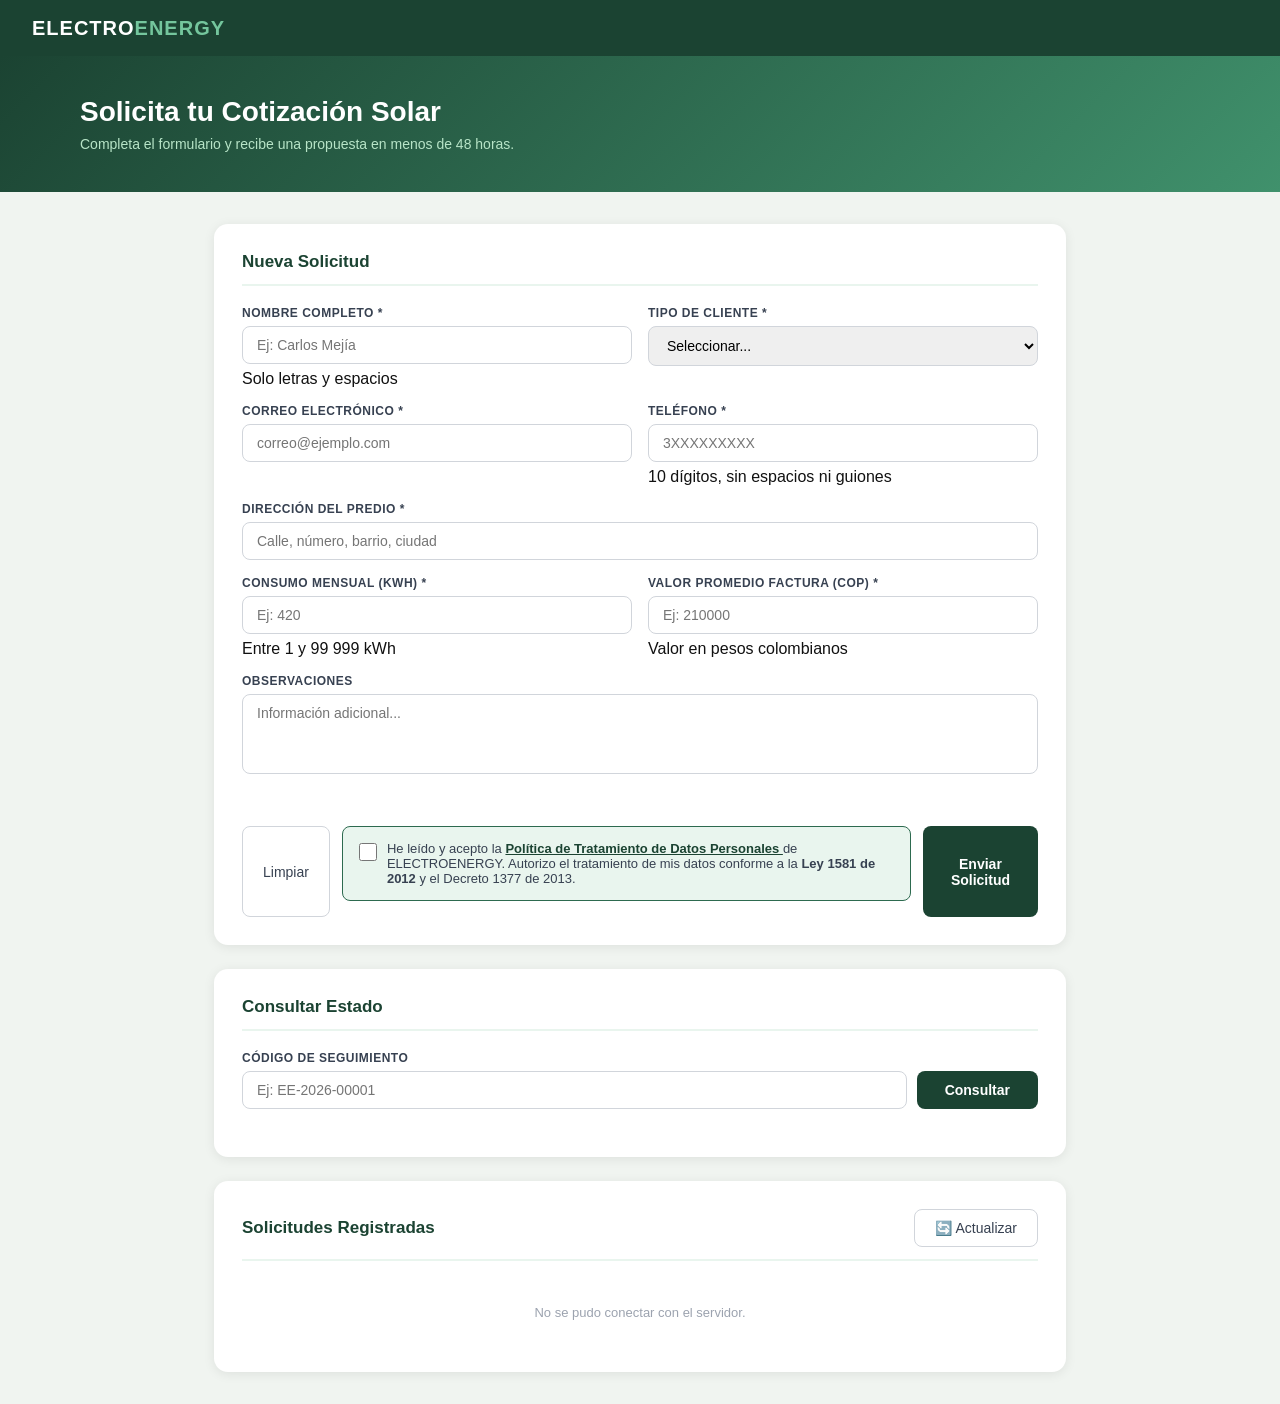
<file: src/main/resources/static/index.html>
<!DOCTYPE html>
<html lang="es">
<head>
    <meta charset="UTF-8"/>
    <meta name="viewport" content="width=device-width, initial-scale=1.0"/>
    <title>ELECTROENERGY — Solicitud de Cotización</title>
    <link rel="stylesheet" href="style.css"/>
</head>
<body>

<nav>
    <div class="logo">ELECTRO<span>ENERGY</span></div>
</nav>

<div class="hero">
    <h1>Solicita tu Cotización Solar</h1>
    <p>Completa el formulario y recibe una propuesta en menos de 48 horas.</p>
</div>

<div class="container">

    <!-- FORMULARIO -->
    <div class="card" id="seccion-formulario">
        <h2>Nueva Solicitud</h2>
        <div class="form-grid">
            <div class="form-group">
                <label>Nombre Completo *</label>
                <input type="text" id="nombre" placeholder="Ej: Carlos Mejía"
                       maxlength="100"
                       oninput="soloLetras(this)"/>
                <span class="field-hint">Solo letras y espacios</span>
            </div>
            <div class="form-group">
                <label>Tipo de Cliente *</label>
                <select id="tipoCliente">
                    <option value="">Seleccionar...</option>
                    <option value="Residencial">Residencial</option>
                    <option value="Empresarial">Empresarial</option>
                </select>
            </div>
            <div class="form-group">
                <label>Correo Electrónico *</label>
                <input type="email" id="correo" placeholder="correo@ejemplo.com"
                       maxlength="150"
                       onblur="validarCorreo(this)"/>
            </div>
            <div class="form-group">
                <label>Teléfono *</label>
                <input type="tel" id="telefono" placeholder="3XXXXXXXXX"
                       maxlength="10"
                       oninput="soloDigitos(this)"
                       pattern="[0-9]{10}"/>
                <span class="field-hint">10 dígitos, sin espacios ni guiones</span>
            </div>
            <div class="form-group full">
                <label>Dirección del Predio *</label>
                <input type="text" id="direccion" placeholder="Calle, número, barrio, ciudad"
                       maxlength="200"
                       minlength="5"/>
            </div>
            <div class="form-group">
                <label>Consumo Mensual (kWh) *</label>
                <input type="number" id="consumoKwh" placeholder="Ej: 420"
                       min="1" max="99999"
                       step="1"
                       oninput="soloPositivo(this)"/>
                <span class="field-hint">Entre 1 y 99 999 kWh</span>
            </div>
            <div class="form-group">
                <label>Valor Promedio Factura (COP) *</label>
                <input type="number" id="valorFactura" placeholder="Ej: 210000"
                       min="1000" max="99999999"
                       step="1"
                       oninput="soloPositivo(this)"/>
                <span class="field-hint">Valor en pesos colombianos</span>
            </div>
            <div class="form-group full">
                <label>Observaciones</label>
                <textarea id="observaciones" placeholder="Información adicional..." maxlength="500"></textarea>
            </div>
        </div>
        <div id="error-msg" class="error-msg"></div>
        <div class="form-actions">
            <button onclick="limpiarFormulario()" class="btn-secondary">Limpiar</button>
            <!-- AVISO DE PRIVACIDAD Y CONSENTIMIENTO -->
            <div class="privacidad-box">
                <label class="checkbox-label">
                    <input type="checkbox" id="consentimiento"/>
                    <span>
            He leído y acepto la
            <a href="#" onclick="mostrarPolitica(event)">
                Política de Tratamiento de Datos Personales
            </a>
            de ELECTROENERGY. Autorizo el tratamiento de mis datos
            conforme a la
            <strong>Ley 1581 de 2012</strong> y el
            Decreto 1377 de 2013.
        </span>
                </label>
            </div>

            <!-- MODAL POLÍTICA DE PRIVACIDAD -->
            <div id="modal-privacidad" class="modal-overlay" style="display:none">
                <div class="modal-content">
                    <div class="modal-header">
                        <h3>Política de Tratamiento de Datos Personales</h3>
                        <button onclick="cerrarModal()" class="modal-close">✕</button>
                    </div>
                    <div class="modal-body">
                        <p><strong>RESPONSABLE DEL TRATAMIENTO:</strong><br/>
                            ELECTROENERGY S.A.S. — NIT: [NIT de la empresa]<br/>
                            Dirección: [Dirección de la empresa]<br/>
                            Correo: datos@electroenergy.co</p>

                        <p><strong>FINALIDAD DEL TRATAMIENTO:</strong><br/>
                            Los datos personales recopilados (nombre, correo, teléfono, dirección
                            y consumo energético) serán utilizados exclusivamente para:</p>
                        <ul>
                            <li>Generar y enviar cotizaciones de sistemas de energía solar.</li>
                            <li>Contactar al titular para gestionar su solicitud.</li>
                            <li>Mejorar nuestros servicios mediante análisis estadístico anónimo.</li>
                        </ul>

                        <p><strong>DERECHOS DEL TITULAR (Art. 8, Ley 1581/2012):</strong><br/>
                            Como titular de sus datos personales usted tiene derecho a:</p>
                        <ul>
                            <li><strong>Conocer</strong> los datos que tenemos sobre usted.</li>
                            <li><strong>Actualizar y rectificar</strong> sus datos.</li>
                            <li><strong>Solicitar prueba</strong> de la autorización otorgada.</li>
                            <li><strong>Revocar</strong> la autorización y solicitar la supresión de sus datos.</li>
                            <li><strong>Presentar quejas</strong> ante la Superintendencia de Industria y Comercio.</li>
                        </ul>

                        <p><strong>PARA EJERCER SUS DERECHOS:</strong><br/>
                            Envíe su solicitud a: <strong>datos@electroenergy.co</strong><br/>
                            Tiempo de respuesta: máximo 10 días hábiles.</p>

                        <p><strong>VIGENCIA:</strong><br/>
                            Sus datos serán conservados durante el tiempo necesario para cumplir
                            la finalidad del tratamiento y las obligaciones legales aplicables.</p>
                    </div>
                    <div class="modal-footer">
                        <button onclick="aceptarPolitica()" class="btn-primary">
                            Acepto la Política de Privacidad
                        </button>
                    </div>
                </div>
            </div>
            <button onclick="registrarSolicitud()" class="btn-primary">Enviar Solicitud</button>
        </div>
    </div>

    <!-- CONFIRMACIÓN -->
    <div class="card" id="seccion-confirmacion" style="display:none">
        <div class="confirmacion">
            <div class="check">✅</div>
            <h2>¡Solicitud Registrada!</h2>
            <p>Tu código de seguimiento es:</p>
            <div class="codigo" id="codigoGenerado"></div>
            <p class="sub">Recibirás una cotización en menos de 48 horas.</p>
            <button onclick="nuevaSolicitud()" class="btn-primary">Nueva Solicitud</button>
        </div>
    </div>

    <!-- CONSULTA -->
    <div class="card">
        <h2>Consultar Estado</h2>
        <div class="form-grid">
            <div class="form-group full">
                <label>Código de Seguimiento</label>
                <div class="search-row">
                    <input type="text" id="codigoBusqueda" placeholder="Ej: EE-2026-00001"/>
                    <button onclick="consultarEstado()" class="btn-primary">Consultar</button>
                </div>
            </div>
        </div>
        <div id="resultado-consulta"></div>
    </div>

    <!-- LISTADO -->
    <div class="card">
        <div class="card-header">
            <h2>Solicitudes Registradas</h2>
            <button onclick="cargarSolicitudes()" class="btn-secondary">🔄 Actualizar</button>
        </div>
        <div id="tabla-solicitudes"></div>
    </div>

</div>

<script src="app.js"></script>
</body>
</html>
</file>
<file: src/main/resources/static/style.css>
* {
    margin: 0;
    padding: 0;
    box-sizing: border-box;
}

body {
    font-family: 'Segoe UI', sans-serif;
    background: #f0f4f0;
    color: #111;
}

/* NAV */
nav {
    background: #1B4332;
    padding: 0 32px;
    height: 56px;
    display: flex;
    align-items: center;
}

.logo {
    color: #fff;
    font-size: 20px;
    font-weight: 800;
    letter-spacing: 1px;
}

.logo span {
    color: #74C69D;
}

/* HERO */
.hero {
    background: linear-gradient(135deg, #1B4332, #40916C);
    padding: 40px 80px;
    color: #fff;
}

.hero h1 {
    font-size: 28px;
    font-weight: 700;
    margin-bottom: 8px;
}

.hero p {
    font-size: 14px;
    color: #B7E4C7;
}

/* CONTAINER */
.container {
    max-width: 900px;
    margin: 32px auto;
    padding: 0 24px;
    display: flex;
    flex-direction: column;
    gap: 24px;
}

/* CARD */
.card {
    background: #fff;
    border-radius: 14px;
    padding: 28px;
    box-shadow: 0 2px 12px rgba(0,0,0,.08);
}

.card h2 {
    font-size: 17px;
    font-weight: 700;
    color: #1B4332;
    margin-bottom: 20px;
    padding-bottom: 12px;
    border-bottom: 2px solid #E9F5EE;
}

.card-header {
    display: flex;
    justify-content: space-between;
    align-items: center;
    margin-bottom: 20px;
    padding-bottom: 12px;
    border-bottom: 2px solid #E9F5EE;
}

.card-header h2 {
    margin: 0;
    padding: 0;
    border: none;
}

/* FORM */
.form-grid {
    display: grid;
    grid-template-columns: 1fr 1fr;
    gap: 16px;
    margin-bottom: 20px;
}

.form-group {
    display: flex;
    flex-direction: column;
    gap: 6px;
}

.form-group.full {
    grid-column: 1 / -1;
}

label {
    font-size: 12px;
    font-weight: 600;
    color: #374151;
    text-transform: uppercase;
    letter-spacing: 0.5px;
}

input, select, textarea {
    padding: 10px 14px;
    border: 1.5px solid #D1D5DB;
    border-radius: 8px;
    font-size: 14px;
    outline: none;
    transition: .2s;
    font-family: 'Segoe UI', sans-serif;
}

input:focus, select:focus, textarea:focus {
    border-color: #2D6A4F;
    box-shadow: 0 0 0 3px rgba(45,106,79,.1);
}

input.error, select.error {
    border-color: #DC2626;
}

textarea {
    resize: none;
    height: 80px;
}

/* BOTONES */
.form-actions {
    display: flex;
    justify-content: flex-end;
    gap: 12px;
}

.btn-primary {
    padding: 10px 28px;
    background: #1B4332;
    color: #fff;
    border: none;
    border-radius: 8px;
    font-size: 14px;
    font-weight: 600;
    cursor: pointer;
    transition: .2s;
}

.btn-primary:hover {
    background: #2D6A4F;
}

.btn-secondary {
    padding: 10px 20px;
    background: #fff;
    color: #374151;
    border: 1.5px solid #D1D5DB;
    border-radius: 8px;
    font-size: 14px;
    font-weight: 500;
    cursor: pointer;
    transition: .2s;
}

.btn-secondary:hover {
    background: #F9FAFB;
}

/* ERROR */
.error-msg {
    color: #DC2626;
    font-size: 13px;
    margin-bottom: 12px;
    min-height: 20px;
}

/* CONFIRMACIÓN */
.confirmacion {
    text-align: center;
    padding: 20px;
}

.check {
    font-size: 48px;
    margin-bottom: 16px;
}

.confirmacion h2 {
    border: none;
    margin-bottom: 8px;
}

.codigo {
    font-size: 28px;
    font-weight: 800;
    color: #1B4332;
    background: #E9F5EE;
    padding: 16px 32px;
    border-radius: 10px;
    margin: 16px auto;
    display: inline-block;
    letter-spacing: 2px;
}

.sub {
    color: #6B7280;
    font-size: 13px;
    margin-bottom: 20px;
}

/* CONSULTA */
.search-row {
    display: flex;
    gap: 10px;
}

.search-row input {
    flex: 1;
}

/* RESULTADO CONSULTA */
.resultado-card {
    background: #F9FAFB;
    border-radius: 10px;
    padding: 16px;
    margin-top: 14px;
}

.resultado-card h3 {
    font-size: 15px;
    color: #1B4332;
    margin-bottom: 12px;
}

.resultado-row {
    display: flex;
    justify-content: space-between;
    padding: 7px 0;
    border-bottom: 1px solid #E5E7EB;
    font-size: 13px;
}

.resultado-row:last-child {
    border: none;
}

.resultado-row label {
    color: #6B7280;
    text-transform: none;
    font-weight: 400;
    font-size: 13px;
}

.resultado-row span {
    font-weight: 600;
}

.estado-badge {
    padding: 4px 12px;
    border-radius: 20px;
    font-size: 11px;
    font-weight: 700;
    background: #FEF3C7;
    color: #92400E;
}

/* TABLA */
.tabla {
    width: 100%;
    border-collapse: collapse;
    margin-top: 4px;
}

.tabla th {
    padding: 10px 14px;
    text-align: left;
    font-size: 11px;
    font-weight: 700;
    color: #6B7280;
    text-transform: uppercase;
    background: #F9FAFB;
    border-bottom: 1px solid #E5E7EB;
}

.tabla td {
    padding: 12px 14px;
    font-size: 13px;
    color: #374151;
    border-bottom: 1px solid #F3F4F6;
}

.tabla tr:last-child td {
    border: none;
}

.no-data {
    text-align: center;
    color: #9CA3AF;
    font-size: 13px;
    padding: 24px;
}
/* ── Política de privacidad ──────────────────────────────────────────── */
.privacidad-box {
    background: #E9F5EE;
    border: 1.5px solid #2D6A4F;
    border-radius: 8px;
    padding: 14px 16px;
    margin-bottom: 16px;
}

.checkbox-label {
    display: flex;
    align-items: flex-start;
    gap: 10px;
    font-size: 13px;
    color: #374151;
    cursor: pointer;
    text-transform: none;
    letter-spacing: 0;
    font-weight: 400;
}

.checkbox-label input[type="checkbox"] {
    width: 18px;
    height: 18px;
    flex-shrink: 0;
    margin-top: 2px;
    accent-color: #1B4332;
    border: none;
    padding: 0;
    cursor: pointer;
}

.checkbox-label a {
    color: #1B4332;
    font-weight: 600;
    text-decoration: underline;
}

/* Modal */
.modal-overlay {
    position: fixed;
    top: 0; left: 0;
    width: 100%; height: 100%;
    background: rgba(0,0,0,0.6);
    z-index: 1000;
    display: flex;
    align-items: center;
    justify-content: center;
}

.modal-content {
    background: #fff;
    border-radius: 14px;
    max-width: 640px;
    width: 90%;
    max-height: 80vh;
    display: flex;
    flex-direction: column;
    box-shadow: 0 20px 60px rgba(0,0,0,0.3);
}

.modal-header {
    display: flex;
    justify-content: space-between;
    align-items: center;
    padding: 20px 24px;
    border-bottom: 1px solid #E5E7EB;
}

.modal-header h3 {
    font-size: 16px;
    font-weight: 700;
    color: #1B4332;
}

.modal-close {
    background: none;
    border: none;
    font-size: 18px;
    cursor: pointer;
    color: #6B7280;
    padding: 4px 8px;
}

.modal-body {
    padding: 20px 24px;
    overflow-y: auto;
    flex: 1;
    font-size: 13px;
    color: #374151;
    line-height: 1.7;
}

.modal-body p {
    margin-bottom: 14px;
}

.modal-body ul {
    margin: 8px 0 14px 20px;
}

.modal-body li {
    margin-bottom: 6px;
}

.modal-footer {
    padding: 16px 24px;
    border-top: 1px solid #E5E7EB;
    display: flex;
    justify-content: flex-end;
}
</file>
